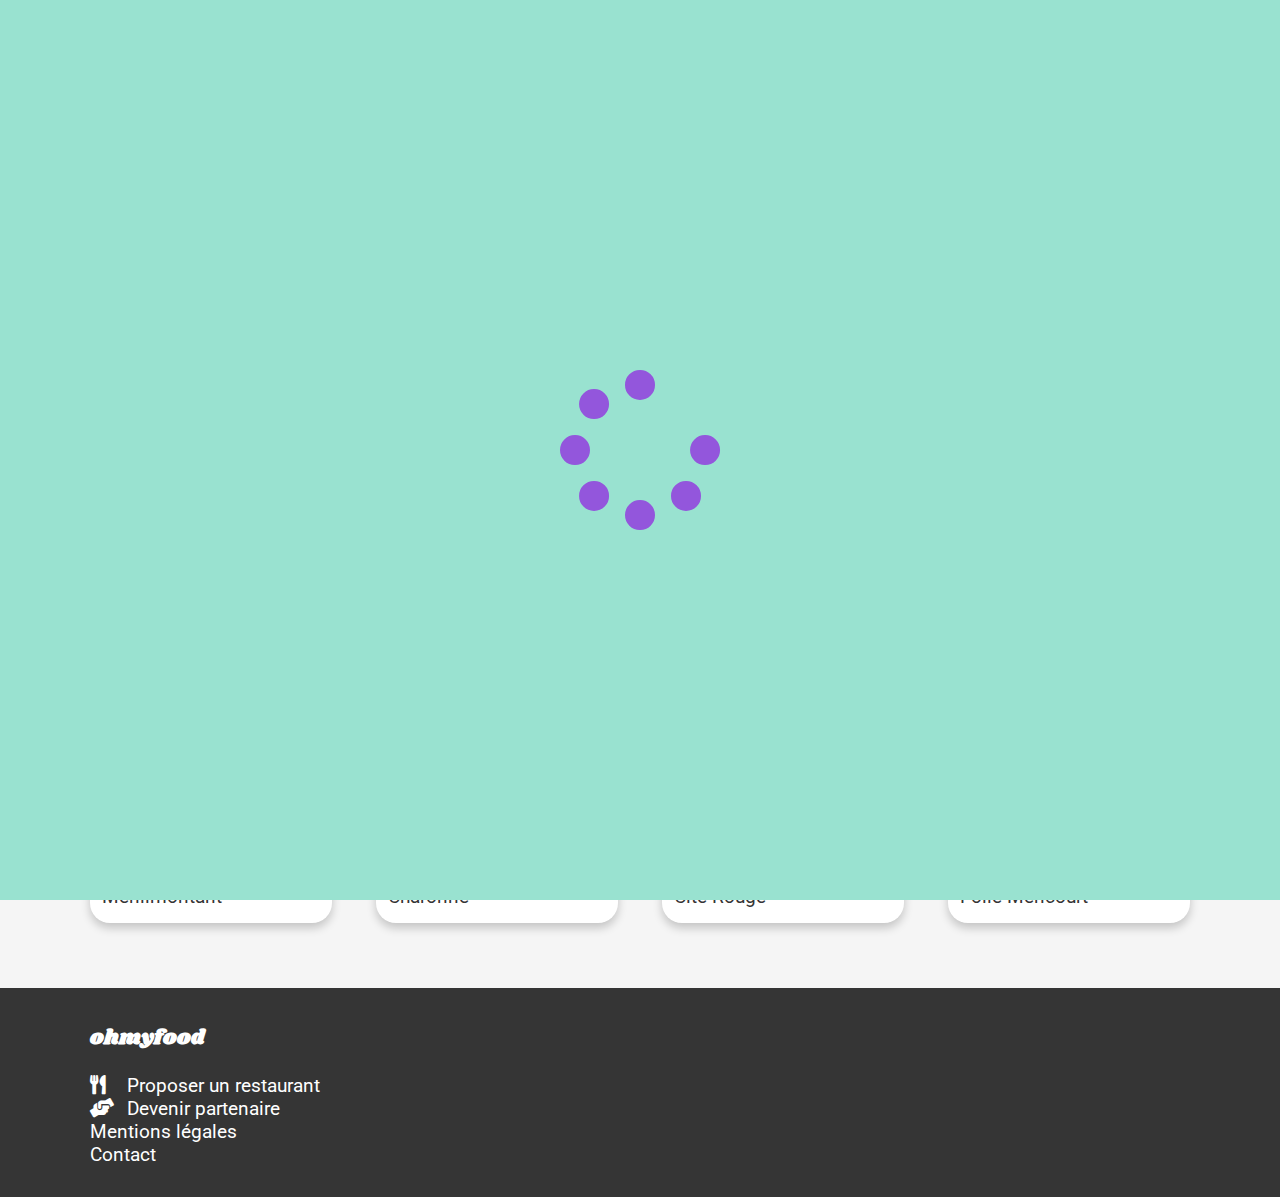
<file: index.html>
<!DOCTYPE html>
<html lang="fr-fr">
  <head>
    <meta charset="utf-8" />
    <link
      href="https://fonts.googleapis.com/css2?family=Roboto&family=Shrikhand&display=swap"
      rel="stylesheet"
    />
    <link rel="stylesheet" href="css/all.min.css" />
    <meta name="viewport" content="width=device-width, initial-scale=1.0" />
    <link rel="stylesheet" href="css/style.css" />
    <meta
      name="description"
      content="Découvrez des restaurants d'exception, sélectionnés par nos soins."
    />
    <title>Accueil Ohmyfood</title>
  </head>

<!--.................................................BODY...............................................................-->

  <body>
    <div id="loader"> <span><i class="fas fa-spinner fa-spin fa-10x"></i></span></div>

<!--.................................................HEADER.............................................................-->

    <header id="header_main">
      <h1>ohmyfood</h1>
    </header>
    
<!--.................................................SECTION 1..........................................................-->

    <section id="section1_main">
      <form>
        <div id="search">
          <i class="fas fa-map-marker-alt"></i>
          <input
            type="text"
            name="ville"
            class="ville"
            placeholder="Paris, Belleville"
          />
        </div>
      </form>
      <h2>Réservez le menu qui vous convient</h2>
      <p>Découvrez des restaurants d'exception, sélectionnés par nos soins.</p>
      <button>Explorer nos restaurants</button>
    </section>

<!--.................................................SECTION 2..........................................................-->

    <section id="section2_main">
      <h2>Fonctionnement</h2>
      <div>
        <p>
          <span class="number">1</span>
          <span id="mobile"><i class="fas fa-mobile-alt"></i></span> Choisissez
          un restaurant
        </p>
        <p>
          <span class="number">2</span> <i class="fas fa-list-ul"></i> Composez
          votre menu
        </p>
        <p>
          <span class="number">3</span> <i class="fas fa-store"></i> Dégustez au
          restaurant
        </p>
      </div>
    </section>

<!--.................................................SECTION 3..........................................................-->

    <section id="section3_main">
      <h2>Restaurants</h2>
      <div id="bloc">
        <article>
          <a href="restaurant_la_palette_du_gout.html">
            <img
              src="images/restaurants/jay-wennington-N_Y88TWmGwA-unsplash.jpg"
              alt="Photo d'un plat d'une table de restaurant"
            />
            <p class="new">Nouveau</p>
            <div class="icon">
              <div>
                <h3>La palette du goût</h3>
                <p class="map">Ménilmontant</p>
              </div>
            </div>
          </a>
          <span id="span_1"
            ><i class="fas fa-heart fa-stack-1x" id="h_1"></i
            ><i class="far fa-heart fa-stack-1x" id="h_2"></i
          ></span>
        </article>
        <article>
          <a href="restaurant_la_note_enchantee.html">
            <img
              src="images/restaurants/stil-u2Lp8tXIcjw-unsplash.jpg"
              alt="Photo d'un plat d'une table de restaurant"
            />
            <p class="new">Nouveau</p>
            <div class="icon">
              <div>
                <h3>La note enchantée</h3>
                <p class="map">Charonne</p>
              </div>
            </div>
          </a>
          <span id="span_2"
            ><i class="fas fa-heart fa-stack-1x" id="h_3"></i
            ><i class="far fa-heart fa-stack-1x" id="h_4"></i
          ></span>
        </article>
        <article>
          <a href="restaurant_a_la_francaise.html">
            <img
              src="images/restaurants/toa-heftiba-DQKerTsQwi0-unsplash.jpg"
              alt="Photo d'un plat d'une table de restaurant"
            />
            <div class="icon">
              <div>
                <h3>A la française</h3>
                <p class="map">Cité Rouge</p>
              </div>
            </div>
          </a>
          <span id="span_3"
            ><i class="fas fa-heart fa-stack-1x" id="h_5"></i
            ><i class="far fa-heart fa-stack-1x" id="h_6"></i
          ></span>
        </article>
        <article>
          <a href="restaurant_le_delice_des_sens.html">
            <img
              src="images/restaurants/louis-hansel-shotsoflouis-qNBGVyOCY8Q-unsplash.jpg"
              alt="Photo d'un plat d'une table de restaurant"
            />
            <div class="icon">
              <div>
                <h3>Le délice des sens</h3>
                <p class="map">Folie-Méricourt</p>
              </div>
            </div>
          </a>
          <span id="span_4"
            ><i class="fas fa-heart fa-stack-1x" id="h_7"></i
            ><i class="far fa-heart fa-stack-1x" id="h_8"></i
          ></span>
        </article>
      </div>
    </section>

<!--.................................................FOOTER.............................................................-->

    <footer>
      <h3>ohmyfood</h3>
      <nav>
        <ul>
          <li>
            <span><i class="fas fa-utensils"></i></span>
            <a href="#"> Proposer un restaurant</a>
          </li>
          <li>
            <i class="fas fa-hands-helping"></i
            ><a href="#"> Devenir partenaire</a>
          </li>
          <li><a href="#">Mentions légales</a></li>
          <li><a href="mailto:contact@ohmyfood.fr">Contact</a></li>
        </ul>
      </nav>
    </footer>
  </body>
</html>
</file>
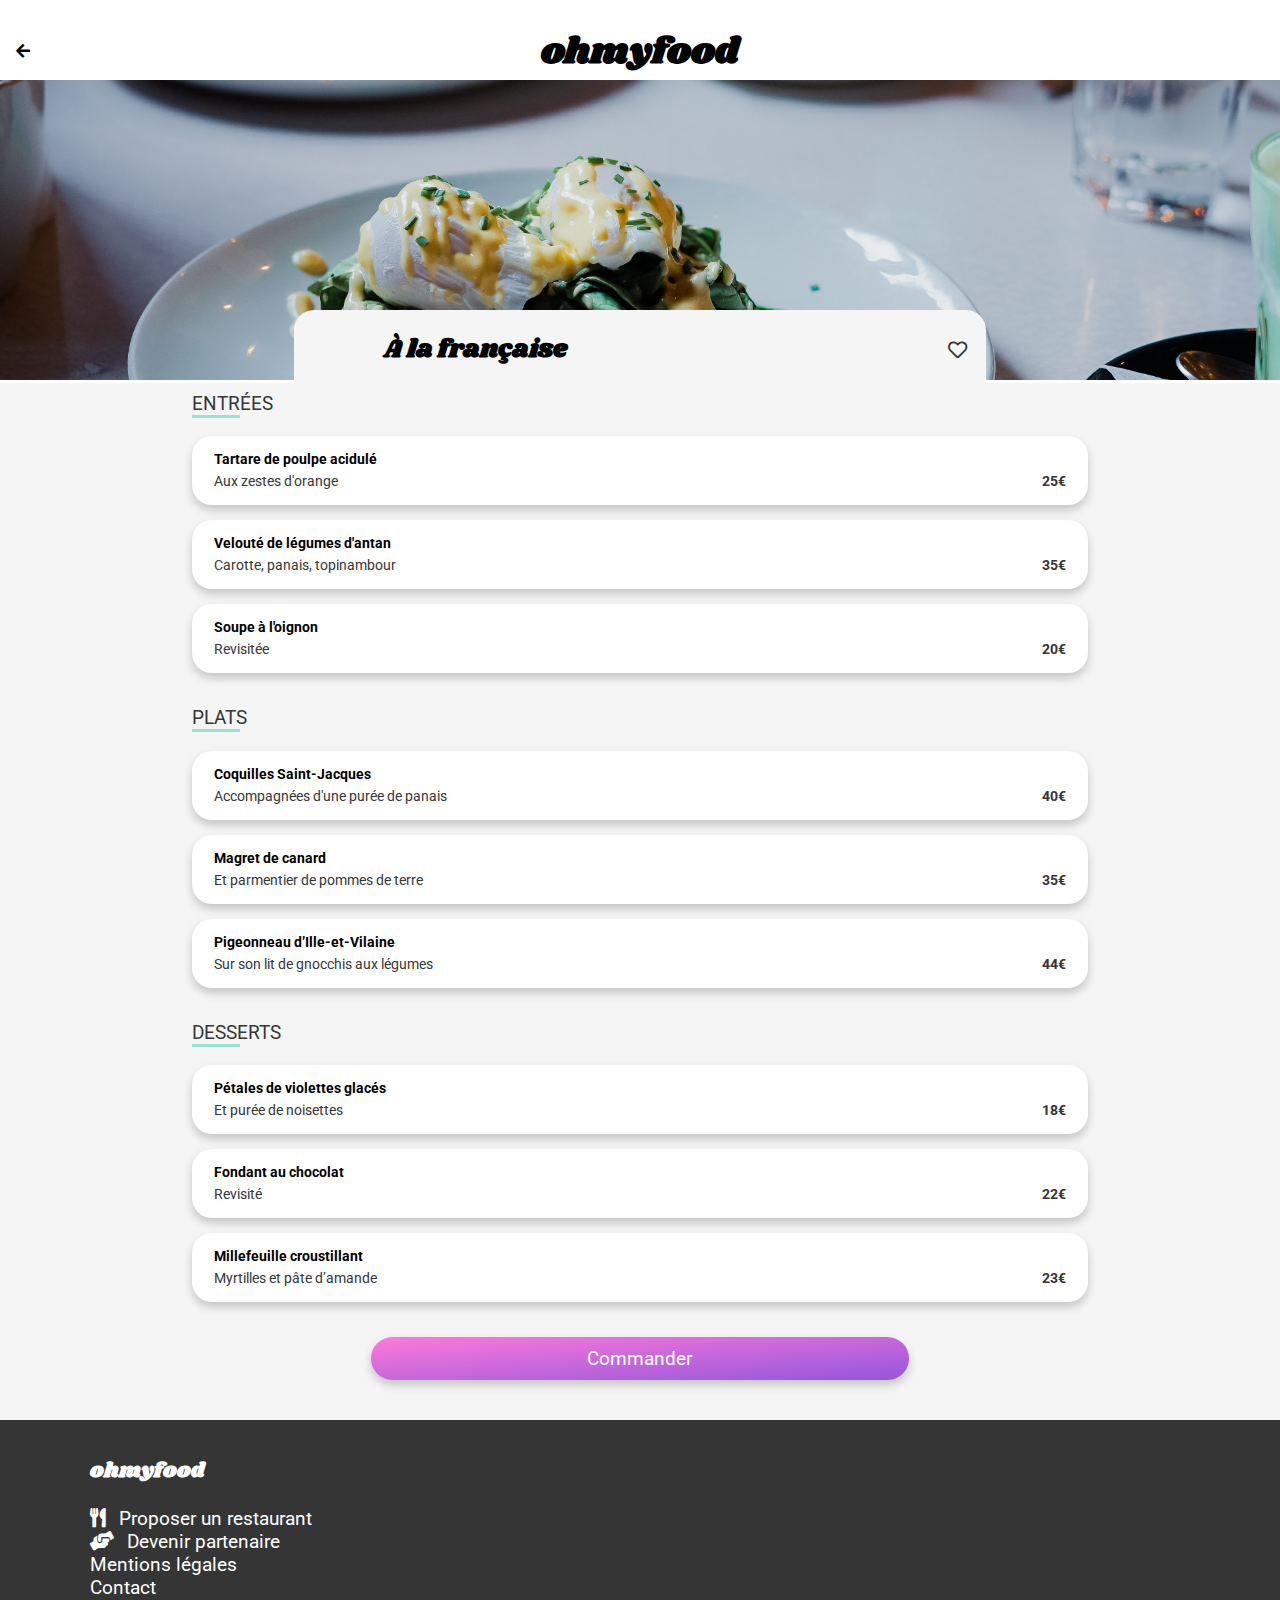
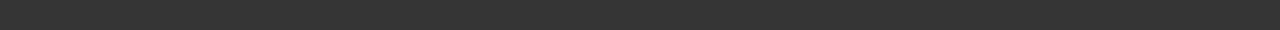
<file: restaurant_a_la_francaise.html>
<!DOCTYPE html>
<html lang="fr-fr">
  <head>
    <meta charset="utf-8" />
    <link
      href="https://fonts.googleapis.com/css2?family=Roboto&family=Shrikhand&display=swap"
      rel="stylesheet"
    />
    <link rel="stylesheet" href="css/all.min.css" />
    <meta name="viewport" content="width=device-width, initial-scale=1.0" />
    <link rel="stylesheet" href="css/style.css" />
    <meta
      name="description"
      content="Composez votre menu gastronomique et reservez votre table dans votre restaurant À la française"
    />
    <title>Ohmyfood-À la française</title>
  </head>

<!--.................................................BODY...............................................................-->

  <body>

<!--.................................................HEADER.............................................................-->

    <header id="header_other">
      <div>
        <a href="index.html"><i class="fas fa-arrow-left"></i></a>
        <h1>ohmyfood</h1>
      </div>
    </header>

<!--.................................................SECTION 1..........................................................-->

    <section id="section1_other">
      <img
        src="images/restaurants/toa-heftiba-DQKerTsQwi0-unsplash.jpg"
        alt="Photo d'un plat d'une table de restaurant"
      />
      <div>
        <h2>À la française</h2>
        <span
          ><i class="fas fa-heart fa-stack-1x" id="h_9"></i
          ><i class="far fa-heart fa-stack-1x" id="h_10"></i
        ></span>
      </div>
    </section>

<!--.................................................SECTION 2..........................................................-->

    <section id="section2_other">
      <h3>ENTRÉES</h3>
      <article class="m_1">
        <a href="#">
          <div class="food">
            <h4>Tartare de poulpe acidulé</h4>
            <div class="price">
              <p>Aux zestes d'orange</p>
              <span>25€</span>
            </div>
          </div>
          <div class="checked"><i class="fas fa-check-circle"></i></div>
        </a>
      </article>
      <article class="m_1">
        <a href="#">
          <div class="food">
            <h4>Velouté de légumes d'antan</h4>
            <div class="price">
              <p>Carotte, panais, topinambour</p>
              <span>35€</span>
            </div>
          </div>
          <div class="checked"><i class="fas fa-check-circle"></i></div>
        </a>
      </article>
      <article class="m_1">
        <a href="#">
          <div class="food">
            <h4>Soupe à l'oignon</h4>
            <div class="price">
              <p>Revisitée</p>
              <span>20€</span>
            </div>
          </div>
          <div class="checked"><i class="fas fa-check-circle"></i></div>
        </a>
      </article>
    </section>

<!--.................................................SECTION 3..........................................................-->

    <section id="section3_other">
      <h3>PLATS</h3>
      <article class="m_2">
        <a href="#">
          <div class="food">
            <h4>Coquilles Saint-Jacques</h4>
            <div class="price">
              <p>Accompagnées d'une purée de panais</p>
              <span>40€</span>
            </div>
          </div>
          <div class="checked"><i class="fas fa-check-circle"></i></div>
        </a>
      </article>
      <article class="m_2">
        <a href="#">
          <div class="food">
            <h4>Magret de canard</h4>
            <div class="price">
              <p>Et parmentier de pommes de terre</p>
              <span>35€</span>
            </div>
          </div>
          <div class="checked"><i class="fas fa-check-circle"></i></div>
        </a>
      </article>
      <article class="m_2">
        <a href="#">
          <div class="food">
            <h4>Pigeonneau d’Ille-et-Vilaine</h4>
            <div class="price">
              <p>Sur son lit de gnocchis aux légumes</p>
              <span>44€</span>
            </div>
          </div>
          <div class="checked"><i class="fas fa-check-circle"></i></div>
        </a>
      </article>
    </section>

<!--.................................................SECTION 4..........................................................-->

    <section id="section4_other">
      <h3>DESSERTS</h3>
      <article class="m_3">
        <a href="#">
          <div class="food">
            <h4>Pétales de violettes glacés</h4>
            <div class="price">
              <p>Et purée de noisettes</p>
              <span>18€</span>
            </div>
          </div>
          <div class="checked"><i class="fas fa-check-circle"></i></div>
        </a>
      </article>
      <article class="m_3">
        <a href="#">
          <div class="food">
            <h4>Fondant au chocolat</h4>
            <div class="price">
              <p>Revisité</p>
              <span>22€</span>
            </div>
          </div>
          <div class="checked"><i class="fas fa-check-circle"></i></div>
        </a>
      </article>
      <article class="m_3">
        <a href="#">
          <div class="food">
            <h4>Millefeuille croustillant</h4>
            <div class="price">
              <p>Myrtilles et pâte d’amande</p>
              <span>23€</span>
            </div>
          </div>
          <div class="checked"><i class="fas fa-check-circle"></i></div>
        </a>
      </article>
      <button>Commander</button>
    </section>

<!--.................................................FOOTER.............................................................-->

    <footer>
      <h3>ohmyfood</h3>
      <nav>
        <ul>
          <li>
            <i class="fas fa-utensils"></i
            ><a href="#"> Proposer un restaurant</a>
          </li>
          <li>
            <i class="fas fa-hands-helping"></i
            ><a href="#"> Devenir partenaire</a>
          </li>
          <li><a href="#">Mentions légales</a></li>
          <li><a href="mailto:contact@ohmyfood.fr">Contact</a></li>
        </ul>
      </nav>
    </footer>
  </body>
</html>
</file>
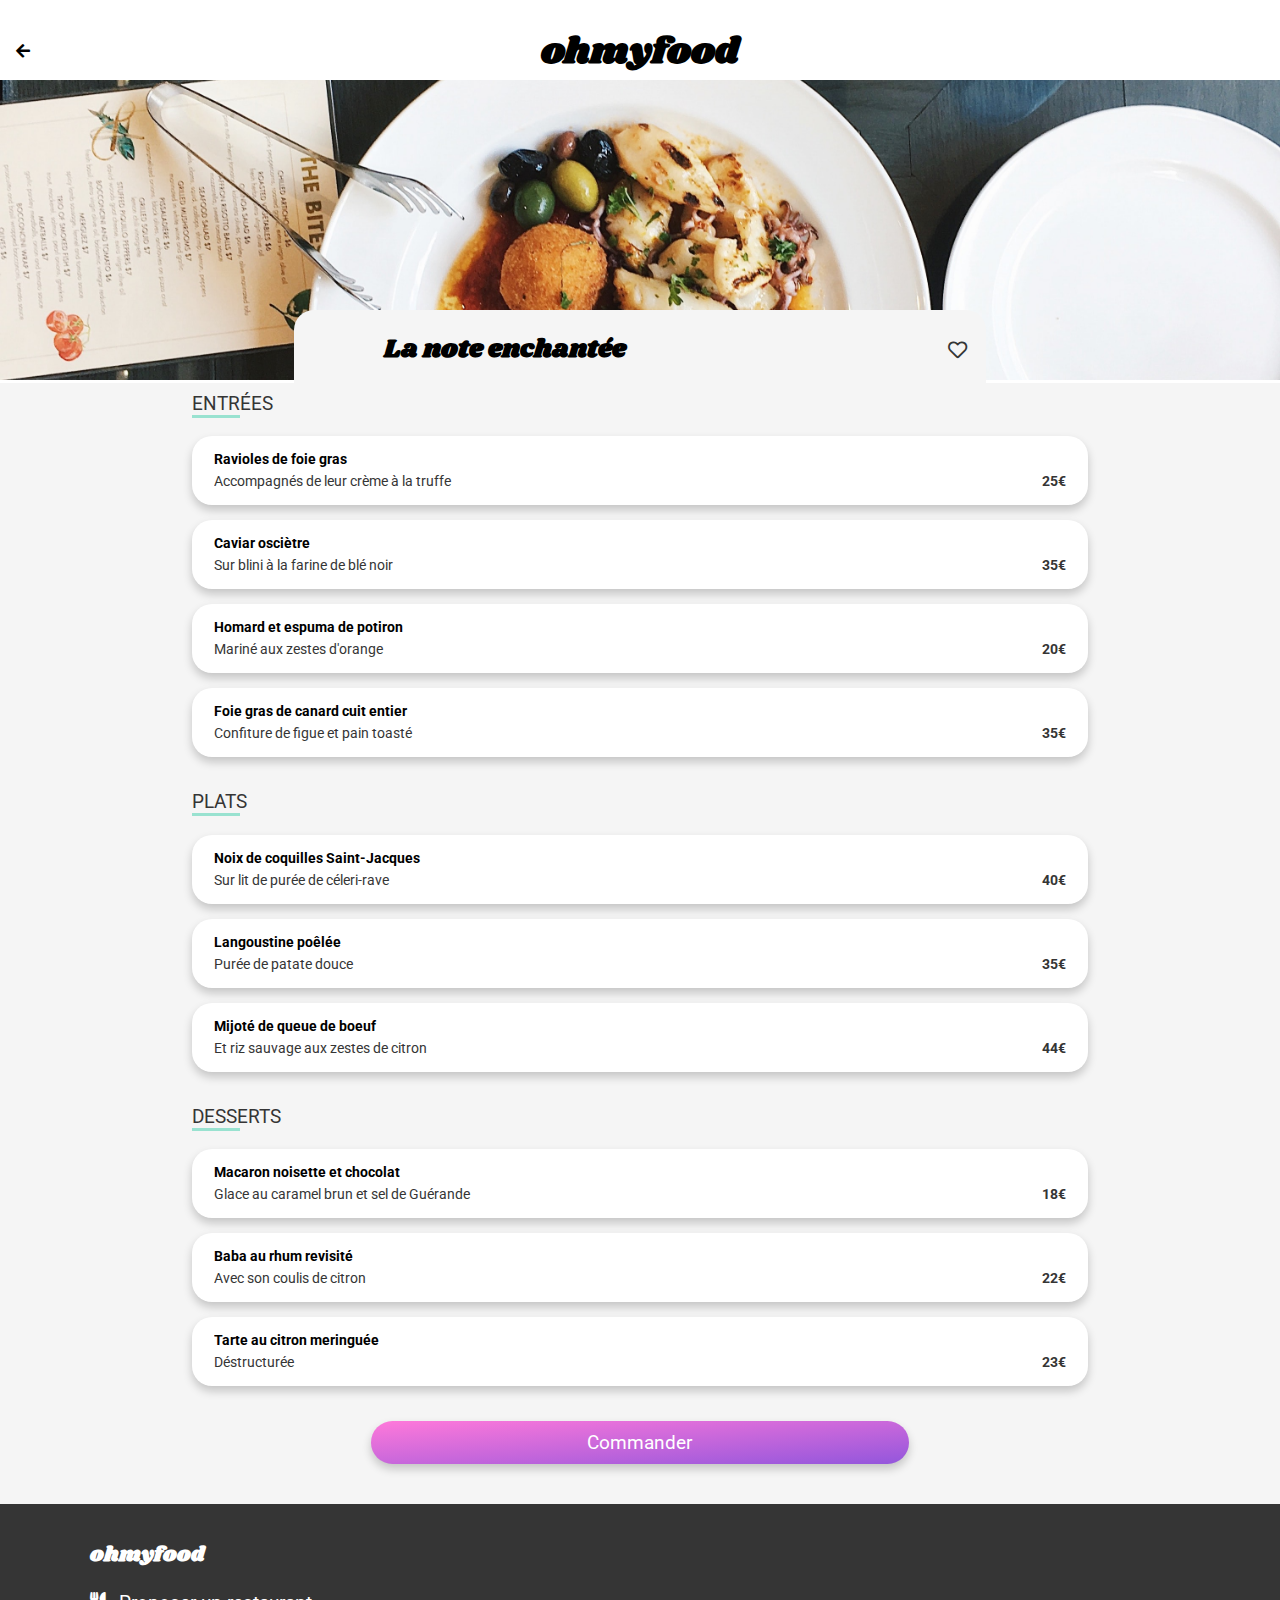
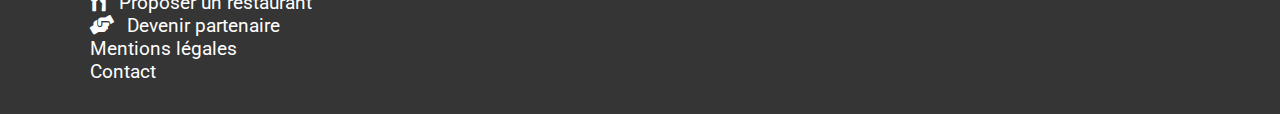
<file: restaurant_la_note_enchantee.html>
<!DOCTYPE html>
<html lang="fr-fr">
  <head>
    <meta charset="utf-8" />
    <link
      href="https://fonts.googleapis.com/css2?family=Roboto&family=Shrikhand&display=swap"
      rel="stylesheet"
    />
    <link rel="stylesheet" href="css/all.min.css" />
    <meta name="viewport" content="width=device-width, initial-scale=1.0" />
    <link rel="stylesheet" href="css/style.css" />
    <meta
      name="description"
      content="Composez votre menu gastronomique et reservez votre table dans votre restaurant La note enchantée"
    />
    <title>Ohmyfood-La note enchantée</title>
  </head>

<!--.................................................BODY...............................................................-->

  <body>

<!--.................................................HEADER.............................................................-->

    <header id="header_other">
      <div>
        <a href="index.html"><i class="fas fa-arrow-left"></i></a>
        <h1>ohmyfood</h1>
      </div>
    </header>

<!--.................................................SECTION 1..........................................................-->

    <section id="section1_other">
      <img
        src="images/restaurants/stil-u2Lp8tXIcjw-unsplash.jpg"
        alt="Photo d'un plat d'une table de restaurant"
      />
      <div>
        <h2>La note enchantée</h2>
        <span
          ><i class="fas fa-heart fa-stack-1x" id="h_9"></i
          ><i class="far fa-heart fa-stack-1x" id="h_10"></i
        ></span>
      </div>
    </section>

<!--.................................................SECTION 2..........................................................-->

    <section id="section2_other">
      <h3>ENTRÉES</h3>
      <article class="m_1">
        <a href="#">
          <div class="food">
            <h4>Ravioles de foie gras</h4>
            <div class="price">
              <p>Accompagnés de leur crème à la truffe</p>
              <span>25€</span>
            </div>
          </div>
          <div class="checked"><i class="fas fa-check-circle"></i></div>
        </a>
      </article>
      <article class="m_1">
        <a href="#">
          <div class="food">
            <h4>Caviar osciètre</h4>
            <div class="price">
              <p>Sur blini à la farine de blé noir</p>
              <span>35€</span>
            </div>
          </div>
          <div class="checked"><i class="fas fa-check-circle"></i></div>
        </a>
      </article>
      <article class="m_1">
        <a href="#">
          <div class="food">
            <h4>Homard et espuma de potiron</h4>
            <div class="price">
              <p>Mariné aux zestes d'orange</p>
              <span>20€</span>
            </div>
          </div>
          <div class="checked"><i class="fas fa-check-circle"></i></div>
        </a>
      </article>
      <article class="m_1">
        <a href="#">
          <div class="food">
            <h4>Foie gras de canard cuit entier</h4>
            <div class="price">
              <p>Confiture de figue et pain toasté</p>
              <span>35€</span>
            </div>
          </div>
          <div class="checked"><i class="fas fa-check-circle"></i></div>
        </a>
      </article>
    </section>

<!--.................................................SECTION 3..........................................................-->

    <section id="section3_other">
      <h3>PLATS</h3>
      <article class="m_2">
        <a href="#">
          <div class="food">
            <h4>Noix de coquilles Saint-Jacques</h4>
            <div class="price">
              <p>Sur lit de purée de céleri-rave</p>
              <span>40€</span>
            </div>
          </div>
          <div class="checked"><i class="fas fa-check-circle"></i></div>
        </a>
      </article>
      <article class="m_2">
        <a href="#">
          <div class="food">
            <h4>Langoustine poêlée</h4>
            <div class="price">
              <p>Purée de patate douce</p>
              <span>35€</span>
            </div>
          </div>
          <div class="checked"><i class="fas fa-check-circle"></i></div>
        </a>
      </article>
      <article class="m_2">
        <a href="#">
          <div class="food">
            <h4>Mijoté de queue de boeuf</h4>
            <div class="price">
              <p>Et riz sauvage aux zestes de citron</p>
              <span>44€</span>
            </div>
          </div>
          <div class="checked"><i class="fas fa-check-circle"></i></div>
        </a>
      </article>
    </section>

<!--.................................................SECTION 4..........................................................-->

    <section id="section4_other">
      <h3>DESSERTS</h3>
      <article class="m_3">
        <a href="#">
          <div class="food">
            <h4>Macaron noisette et chocolat</h4>
            <div class="price">
              <p>Glace au caramel brun et sel de Guérande</p>
              <span>18€</span>
            </div>
          </div>
          <div class="checked"><i class="fas fa-check-circle"></i></div>
        </a>
      </article>
      <article class="m_3">
        <a href="#">
          <div class="food">
            <h4>Baba au rhum revisité</h4>
            <div class="price">
              <p>Avec son coulis de citron</p>
              <span>22€</span>
            </div>
          </div>
          <div class="checked"><i class="fas fa-check-circle"></i></div>
        </a>
      </article>
      <article class="m_3">
        <a href="#">
          <div class="food">
            <h4>Tarte au citron meringuée</h4>
            <div class="price">
              <p>Déstructurée</p>
              <span>23€</span>
            </div>
          </div>
          <div class="checked"><i class="fas fa-check-circle"></i></div>
        </a>
      </article>
      <button>Commander</button>
    </section>

<!--.................................................FOOTER.............................................................-->

    <footer>
      <h3>ohmyfood</h3>
      <nav>
        <ul>
          <li>
            <i class="fas fa-utensils"></i
            ><a href="#"> Proposer un restaurant</a>
          </li>
          <li>
            <i class="fas fa-hands-helping"></i
            ><a href="#"> Devenir partenaire</a>
          </li>
          <li><a href="#">Mentions légales</a></li>
          <li><a href="mailto:contact@ohmyfood.fr">Contact</a></li>
        </ul>
      </nav>
    </footer>
  </body>
</html>
</file>
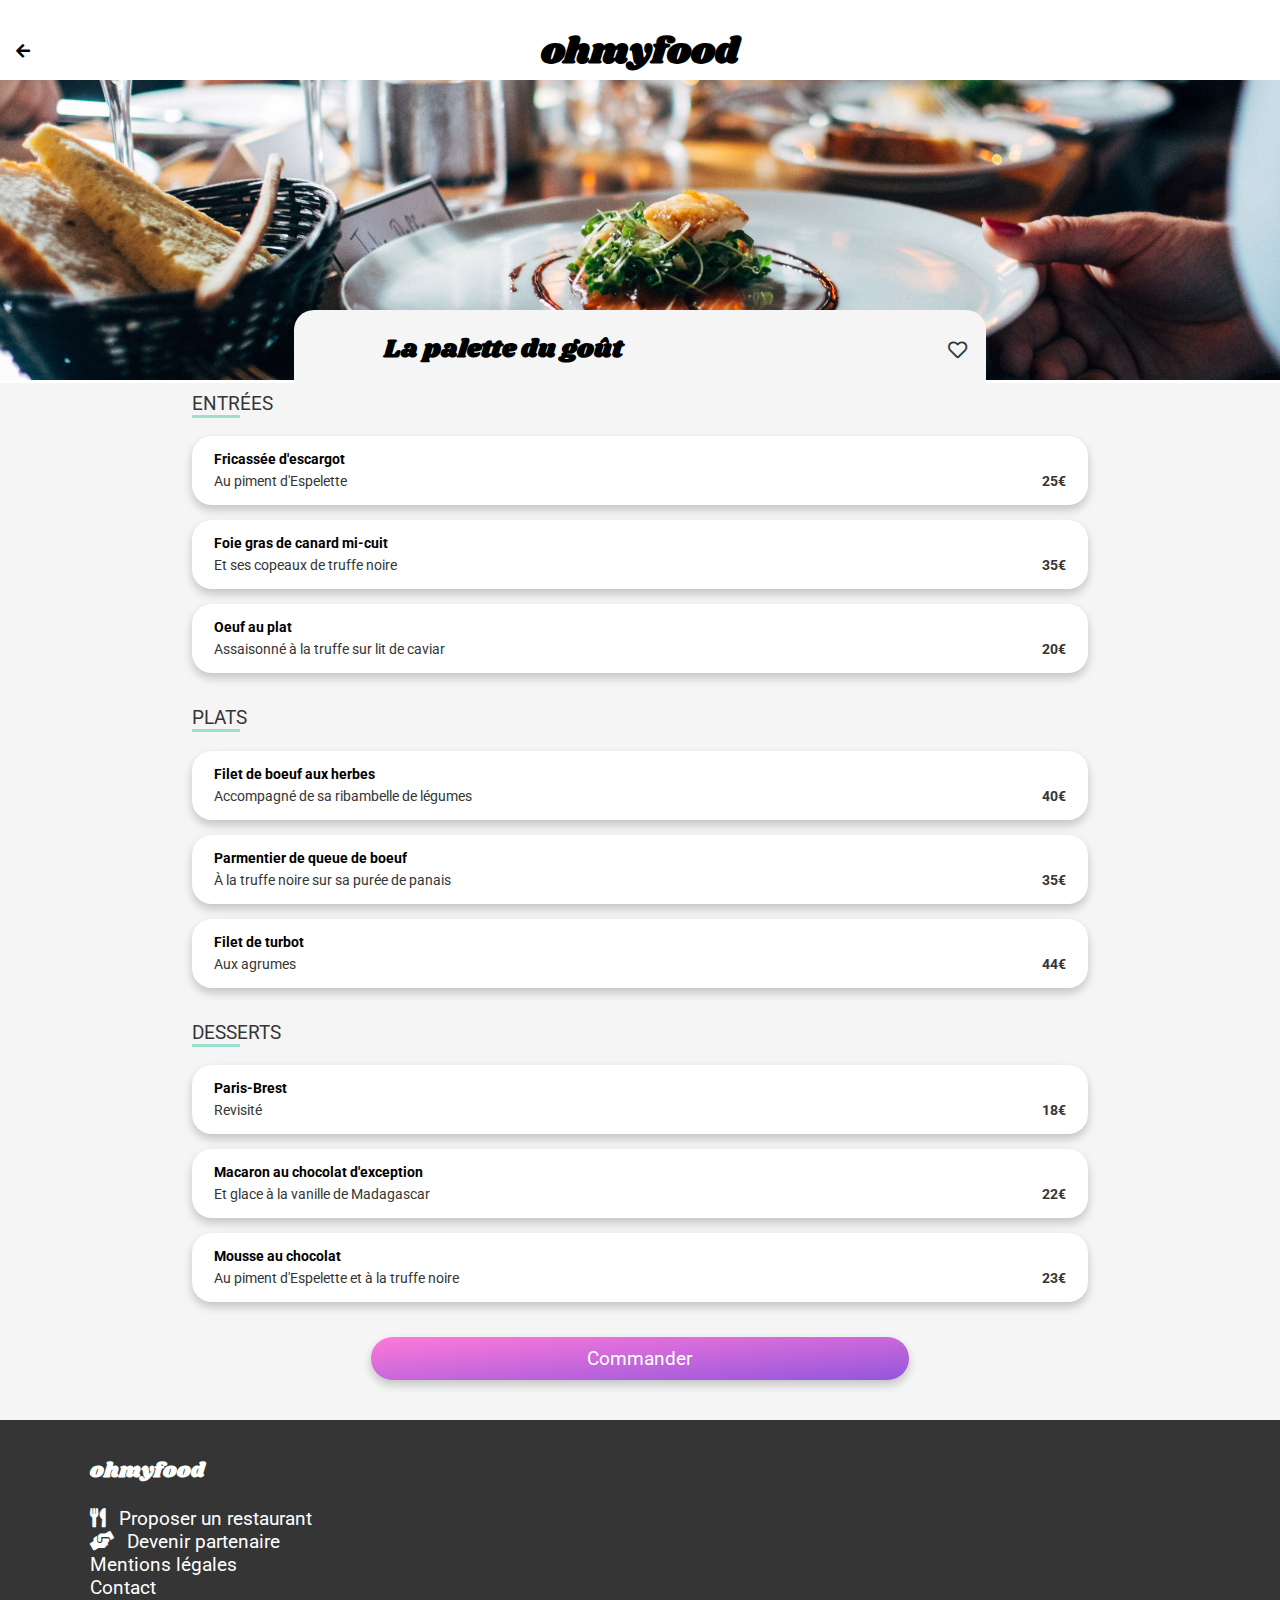
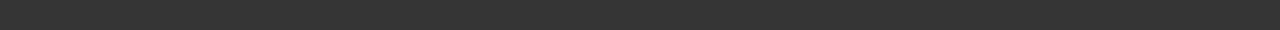
<file: restaurant_la_palette_du_gout.html>
<!DOCTYPE html>
<html lang="fr-fr">
  <head>
    <meta charset="utf-8" />
    <link
      href="https://fonts.googleapis.com/css2?family=Roboto&family=Shrikhand&display=swap"
      rel="stylesheet"
    />
    <link rel="stylesheet" href="css/all.min.css" />
    <meta name="viewport" content="width=device-width, initial-scale=1.0" />
    <link rel="stylesheet" href="css/style.css" />
    <meta
      name="description"
      content="Composez votre menu gastronomique et reservez votre table dans votre restaurant La palette du goût"
    />
    <title>Ohmyfood-La palette du goût</title>
  </head>

<!--.................................................BODY...............................................................-->

  <body>

<!--.................................................HEADER.............................................................-->

    <header id="header_other">
      <div>
        <a href="index.html"><i class="fas fa-arrow-left"></i></a>
        <h1>ohmyfood</h1>
      </div>
    </header>

<!--.................................................SECTION 1..........................................................-->

    <section id="section1_other">
      <img
        src="images/restaurants/jay-wennington-N_Y88TWmGwA-unsplash.jpg"
        alt="Photo d'un plat d'une table de restaurant"
      />
      <div>
        <h2>La palette du goût</h2>
        <span
          ><i class="fas fa-heart fa-stack-1x" id="h_9"></i
          ><i class="far fa-heart fa-stack-1x" id="h_10"></i
        ></span>
      </div>
    </section>

<!--.................................................SECTION 2..........................................................-->

    <section id="section2_other">
      <h3>ENTRÉES</h3>
      <article class="m_1">
        <a href="#">
          <div class="food">
            <h4>Fricassée d'escargot</h4>
            <div class="price">
              <p>Au piment d'Espelette</p>
              <span>25€</span>
            </div>
          </div>
          <div class="checked"><i class="fas fa-check-circle"></i></div>
        </a>
      </article>
      <article class="m_1">
        <a href="#">
          <div class="food">
            <h4>Foie gras de canard mi-cuit</h4>
            <div class="price">
              <p>Et ses copeaux de truffe noire</p>
              <span>35€</span>
            </div>
          </div>
          <div class="checked"><i class="fas fa-check-circle"></i></div>
        </a>
      </article>
      <article class="m_1">
        <a href="#">
          <div class="food">
            <h4>Oeuf au plat</h4>
            <div class="price">
              <p>Assaisonné à la truffe sur lit de caviar</p>
              <span>20€</span>
            </div>
          </div>
          <div class="checked"><i class="fas fa-check-circle"></i></div>
        </a>
      </article>
    </section>

<!--.................................................SECTION 3..........................................................-->

    <section id="section3_other">
      <h3>PLATS</h3>
      <article class="m_2">
        <a href="#">
          <div class="food">
            <h4>Filet de boeuf aux herbes</h4>
            <div class="price">
              <p>Accompagné de sa ribambelle de légumes</p>
              <span>40€</span>
            </div>
          </div>
          <div class="checked"><i class="fas fa-check-circle"></i></div>
        </a>
      </article>
      <article class="m_2">
        <a href="#">
          <div class="food">
            <h4>Parmentier de queue de boeuf</h4>
            <div class="price">
              <p>À la truffe noire sur sa purée de panais</p>
              <span>35€</span>
            </div>
          </div>
          <div class="checked"><i class="fas fa-check-circle"></i></div>
        </a>
      </article>
      <article class="m_2">
        <a href="#">
          <div class="food">
            <h4>Filet de turbot</h4>
            <div class="price">
              <p>Aux agrumes</p>
              <span>44€</span>
            </div>
          </div>
          <div class="checked"><i class="fas fa-check-circle"></i></div>
        </a>
      </article>
    </section>

<!--.................................................SECTION 4..........................................................-->

    <section id="section4_other">
      <h3>DESSERTS</h3>
      <article class="m_3">
        <a href="#">
          <div class="food">
            <h4>Paris-Brest</h4>
            <div class="price">
              <p>Revisité</p>
              <span>18€</span>
            </div>
          </div>
          <div class="checked"><i class="fas fa-check-circle"></i></div>
        </a>
      </article>
      <article class="m_3">
        <a href="#">
          <div class="food">
            <h4>Macaron au chocolat d'exception</h4>
            <div class="price">
              <p>Et glace à la vanille de Madagascar</p>
              <span>22€</span>
            </div>
          </div>
          <div class="checked"><i class="fas fa-check-circle"></i></div>
        </a>
      </article>
      <article class="m_3">
        <a href="#">
          <div class="food">
            <h4>Mousse au chocolat</h4>
            <div class="price">
              <p>Au piment d'Espelette et à la truffe noire</p>
              <span>23€</span>
            </div>
          </div>
          <div class="checked"><i class="fas fa-check-circle"></i></div>
        </a>
      </article>
      <button>Commander</button>
    </section>

<!--.................................................FOOTER.............................................................-->

    <footer>
      <h3>ohmyfood</h3>
      <nav>
        <ul>
          <li>
            <i class="fas fa-utensils"></i
            ><a href="#"> Proposer un restaurant</a>
          </li>
          <li>
            <i class="fas fa-hands-helping"></i
            ><a href="#"> Devenir partenaire</a>
          </li>
          <li><a href="#">Mentions légales</a></li>
          <li><a href="mailto:contact@ohmyfood.fr">Contact</a></li>
        </ul>
      </nav>
    </footer>
  </body>
</html>
</file>
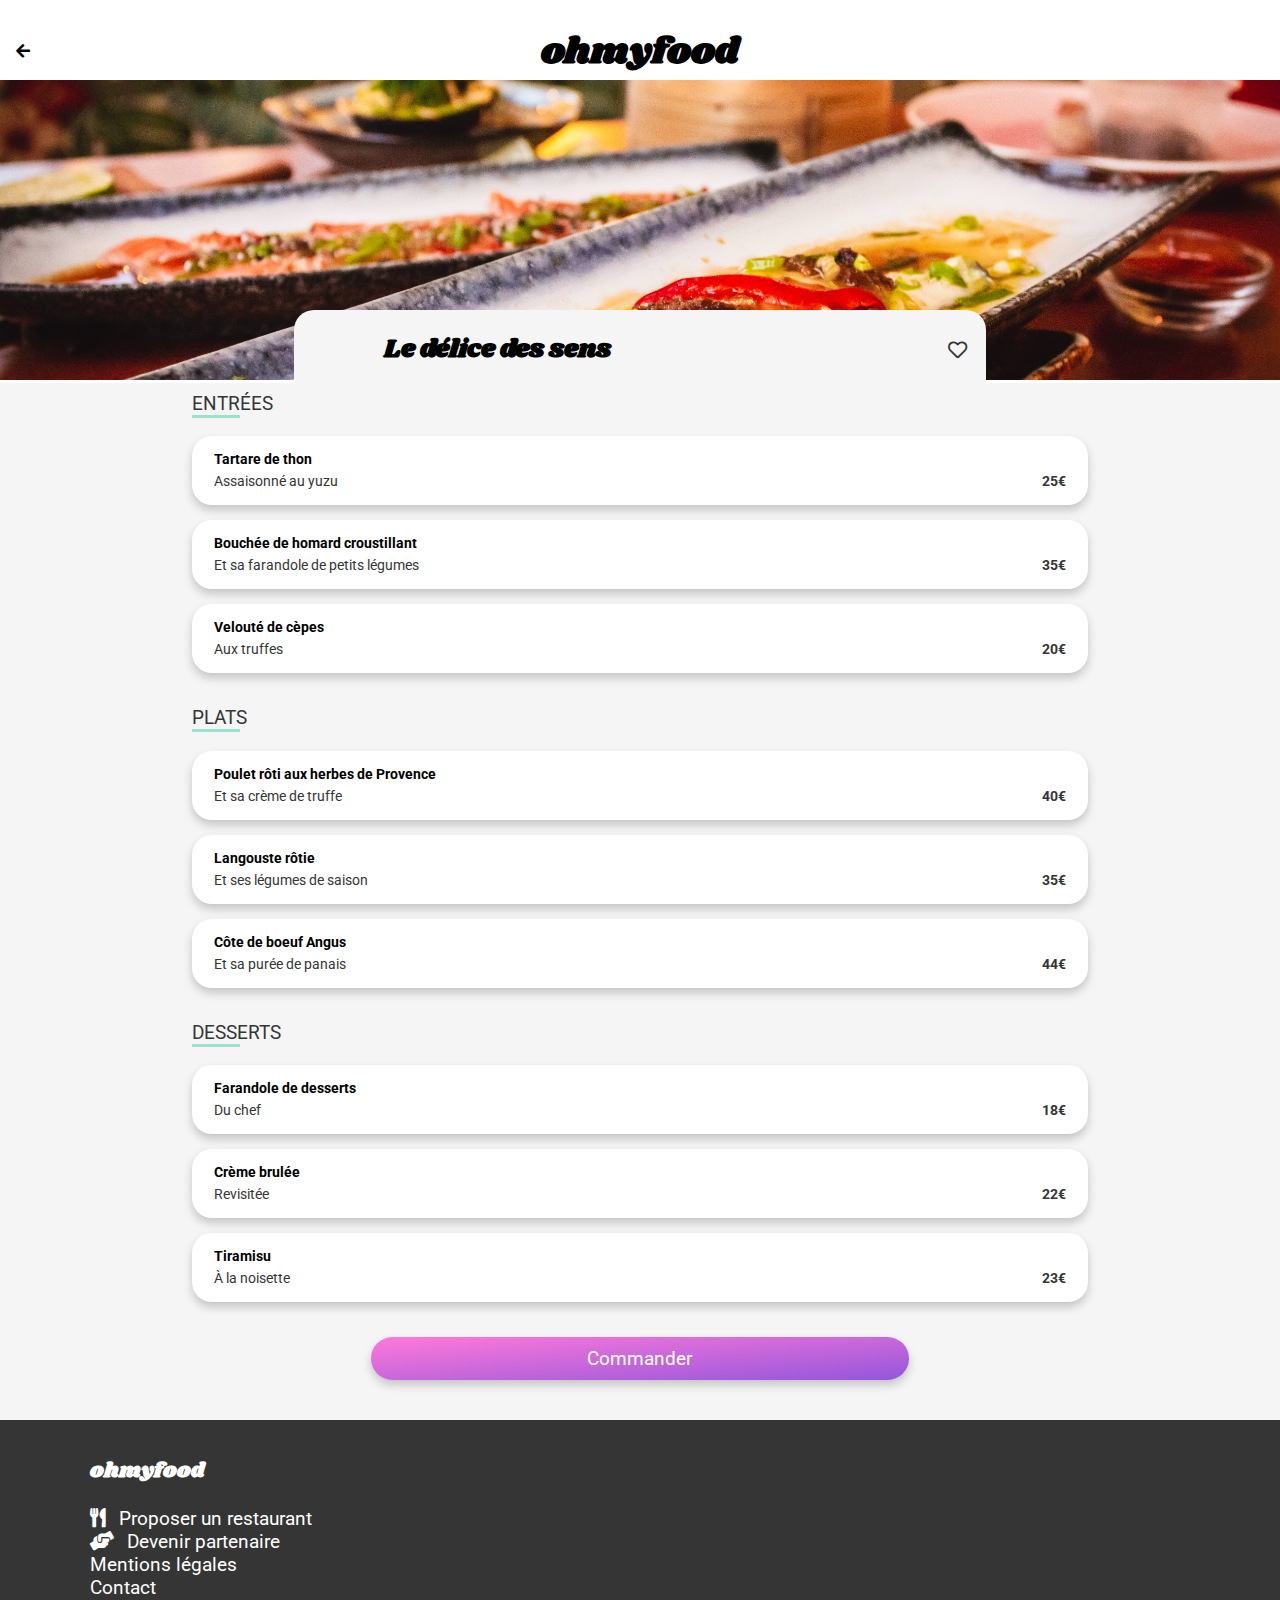
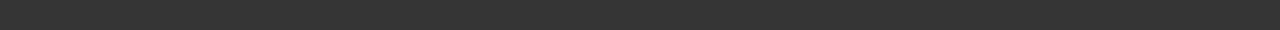
<file: restaurant_le_delice_des_sens.html>
<!DOCTYPE html>
<html lang="fr-fr">
  <head>
    <meta charset="utf-8" />
    <link
      href="https://fonts.googleapis.com/css2?family=Roboto&family=Shrikhand&display=swap"
      rel="stylesheet"
    />
    <link rel="stylesheet" href="css/all.min.css" />
    <meta name="viewport" content="width=device-width, initial-scale=1.0" />
    <link rel="stylesheet" href="css/style.css" />
    <meta
      name="description"
      content="Composez votre menu gastronomique et reservez votre table dans votre restaurant Le délice des sens"
    />
    <title>Ohmyfood-Le délice des sens</title>
  </head>

<!--.................................................BODY...............................................................-->

  <body>

<!--.................................................HEADER.............................................................-->

    <header id="header_other">
      <div>
        <a href="index.html"><i class="fas fa-arrow-left"></i></a>
        <h1>ohmyfood</h1>
      </div>
    </header>

<!--.................................................SECTION 1..........................................................-->

    <section id="section1_other">
      <img
        src="images/restaurants/louis-hansel-shotsoflouis-qNBGVyOCY8Q-unsplash.jpg"
        alt="Photo d'un plat d'une table de restaurant"
      />
      <div>
        <h2>Le délice des sens</h2>
        <span
          ><i class="fas fa-heart fa-stack-1x" id="h_9"></i
          ><i class="far fa-heart fa-stack-1x" id="h_10"></i
        ></span>
      </div>
    </section>

<!--.................................................SECTION 2..........................................................-->

    <section id="section2_other">
      <h3>ENTRÉES</h3>
      <article class="m_1">
        <a href="#">
          <div class="food">
            <h4>Tartare de thon</h4>
            <div class="price">
              <p>Assaisonné au yuzu</p>
              <span>25€</span>
            </div>
          </div>
          <div class="checked"><i class="fas fa-check-circle"></i></div>
        </a>
      </article>
      <article class="m_1">
        <a href="#">
          <div class="food">
            <h4>Bouchée de homard croustillant</h4>
            <div class="price">
              <p>Et sa farandole de petits légumes</p>
              <span>35€</span>
            </div>
          </div>
          <div class="checked"><i class="fas fa-check-circle"></i></div>
        </a>
      </article>
      <article class="m_1">
        <a href="#">
          <div class="food">
            <h4>Velouté de cèpes</h4>
            <div class="price">
              <p>Aux truffes</p>
              <span>20€</span>
            </div>
          </div>
          <div class="checked"><i class="fas fa-check-circle"></i></div>
        </a>
      </article>
    </section>

<!--.................................................SECTION 3..........................................................-->

    <section id="section3_other">
      <h3>PLATS</h3>
      <article class="m_2">
        <a href="#">
          <div class="food">
            <h4>Poulet rôti aux herbes de Provence</h4>
            <div class="price">
              <p>Et sa crème de truffe</p>
              <span>40€</span>
            </div>
          </div>
          <div class="checked"><i class="fas fa-check-circle"></i></div>
        </a>
      </article>
      <article class="m_2">
        <a href="#">
          <div class="food">
            <h4>Langouste rôtie</h4>
            <div class="price">
              <p>Et ses légumes de saison</p>
              <span>35€</span>
            </div>
          </div>
          <div class="checked"><i class="fas fa-check-circle"></i></div>
        </a>
      </article>
      <article class="m_2">
        <a href="#">
          <div class="food">
            <h4>Côte de boeuf Angus</h4>
            <div class="price">
              <p>Et sa purée de panais</p>
              <span>44€</span>
            </div>
          </div>
          <div class="checked"><i class="fas fa-check-circle"></i></div>
        </a>
      </article>
    </section>

<!--.................................................SECTION 4..........................................................-->

    <section id="section4_other">
      <h3>DESSERTS</h3>
      <article class="m_3">
        <a href="#">
          <div class="food">
            <h4>Farandole de desserts</h4>
            <div class="price">
              <p>Du chef</p>
              <span>18€</span>
            </div>
          </div>
          <div class="checked"><i class="fas fa-check-circle"></i></div>
        </a>
      </article>
      <article class="m_3">
        <a href="#">
          <div class="food">
            <h4>Crème brulée</h4>
            <div class="price">
              <p>Revisitée</p>
              <span>22€</span>
            </div>
          </div>
          <div class="checked"><i class="fas fa-check-circle"></i></div>
        </a>
      </article>
      <article class="m_3">
        <a href="#">
          <div class="food">
            <h4>Tiramisu</h4>
            <div class="price">
              <p>À la noisette</p>
              <span>23€</span>
            </div>
          </div>
          <div class="checked"><i class="fas fa-check-circle"></i></div>
        </a>
      </article>
      <button>Commander</button>
    </section>

<!--.................................................FOOTER.............................................................-->

    <footer>
      <h3>ohmyfood</h3>
      <nav>
        <ul>
          <li>
            <i class="fas fa-utensils"></i
            ><a href="#"> Proposer un restaurant</a>
          </li>
          <li>
            <i class="fas fa-hands-helping"></i
            ><a href="#"> Devenir partenaire</a>
          </li>
          <li><a href="#">Mentions légales</a></li>
          <li><a href="mailto:contact@ohmyfood.fr">Contact</a></li>
        </ul>
      </nav>
    </footer>
  </body>
</html>
</file>
<file: css/style.css>
@charset "UTF-8";
/*VARIABLES*/
/*Couleurs*/
/*Polices*/
/*Tailles de polices*/
/*Ombres portées*/
/*EXTEND*/
#section4_other button, #section1_main button {
  font-family: "Roboto", sans-serif;
  font-size: 1.2em;
  border: none;
  border-radius: 50px;
  padding: 10px 2% 10px 2%;
  color: white;
  background-image: linear-gradient(to bottom right, #FF79DA, #9356DC);
  box-shadow: 0px 5px 10px 0px rgba(0, 0, 0, 0.2);
  cursor: pointer;
  transition: background-image 0.5s;
  transition: box-shadow 0.5s;
}

/*MIXINS*/
/*BODY*/
body {
  width: 100%;
  margin: auto;
}
body a {
  cursor: pointer;
  text-decoration: none;
  color: black;
}

/*Animation SPIN LOADER ACCUEIL*/
#loader {
  position: fixed;
  height: 100vh;
  width: 100vw;
  color: #9356DC;
  background-color: #99E2D0;
  z-index: 1000;
  display: flex;
  animation: loader 3s;
  animation-fill-mode: forwards;
}
#loader span {
  margin: auto;
}

/*HEADER*/
#header_main {
  padding-top: 10px;
  margin-bottom: 3px;
  box-shadow: 0px 5px 10px 0px rgba(0, 0, 0, 0.2);
}
#header_main h1 {
  font-family: "Shrikhand", cursive;
  font-size: 2.3em;
  text-align: center;
  margin: 0px;
}

#header_other {
  height: 80px;
}
#header_other div {
  display: flex;
  align-items: center;
  justify-content: space-around;
}
#header_other div i {
  color: black;
}
#header_other div h1 {
  font-family: "Shrikhand", cursive;
  font-size: 2.3em;
}
#header_other div a {
  position: absolute;
  left: 1rem;
}

/*SECTION 1*/
#section1_main {
  background-color: #F5F5F5;
  padding-bottom: 50px;
}
#section1_main form {
  text-align: center;
  background-color: #E6E6E6;
  padding-top: 10px;
  padding-bottom: 10px;
  display: flex;
}
#section1_main form #search {
  margin-left: auto;
  margin-right: auto;
}
#section1_main form #search input {
  font-family: "Roboto", sans-serif;
  font-size: 1.3em;
  font-weight: bold;
  background-color: #E6E6E6;
  border: #E5E5E5;
  width: 10rem;
  text-align: center;
}
#section1_main form #search i {
  font-size: 1.1em;
}
#section1_main form #search ::placeholder {
  color: black;
}
#section1_main h2 {
  font-family: "Roboto", sans-serif;
  font-size: 1.6em;
  text-align: center;
  margin-left: 10%;
  margin-right: 10%;
}
#section1_main p {
  text-align: center;
  font-family: "Roboto", sans-serif;
  font-size: 1.2em;
  margin-left: 5%;
  margin-right: 5%;
}
#section1_main button {
  width: 70%;
  margin-top: 10px;
  margin-left: 15%;
  margin-right: 15%;
}
#section1_main button:hover {
  background-image: linear-gradient(to bottom right, rgba(255, 121, 218, 0.8), rgba(147, 86, 220, 0.8));
  box-shadow: 0px 5px 10px 0px rgba(0, 0, 0, 0.5);
}

#section1_other {
  position: relative;
}
#section1_other img {
  width: 100%;
  height: 300px;
  object-fit: cover;
}
#section1_other div {
  width: 86%;
  display: flex;
  align-items: center;
  padding-left: 7%;
  padding-right: 7%;
  background-color: #F5F5F5;
  border-radius: 20px 20px 0px 0px;
  margin-top: -30px;
  position: absolute;
  top: 260px;
}
#section1_other div h2 {
  font-family: "Shrikhand", cursive;
  font-size: 1.6em;
}
#section1_other div span {
  position: absolute;
  right: 40px;
  bottom: 50px;
  font-size: 1.2em;
}
#section1_other div span #h_9 {
  opacity: 0;
  background-color: white;
  -webkit-background-clip: text;
  color: transparent;
  width: 1.5rem;
  margin-left: 90%;
  transition: opacity 2s;
}
#section1_other div span #h_10 {
  width: 1.5rem;
  margin-left: 90%;
  color: #353535;
}
#section1_other div span:hover #h_9 {
  opacity: 1;
  background-image: linear-gradient(to top right, #FF79DA, #9356DC);
  -webkit-background-clip: text;
  color: transparent;
}
#section1_other div span:hover #h_10 {
  opacity: 0;
}

/*SECTIONS 2 ET 3*/
#section2_main {
  padding-left: 7%;
  padding-right: 7%;
  font-family: "Roboto", sans-serif;
}
#section2_main h2 {
  font-size: 1.6em;
}
#section2_main div {
  margin-left: 3%;
}
#section2_main div p {
  border-radius: 20px;
  background-color: #F5F5F5;
  padding-top: 25px;
  padding-bottom: 25px;
  font-weight: bold;
  box-shadow: 0px 5px 10px 0px rgba(0, 0, 0, 0.2);
  cursor: pointer;
  transition: background-color 0.5s;
}
#section2_main div p:hover {
  background-color: rgba(147, 86, 220, 0.1);
}
#section2_main div p:hover i {
  color: #9356DC;
}
#section2_main div p .number {
  border-radius: 50px;
  padding: 5px 10px 5px 10px;
  background-color: #9356DC;
  color: white;
  margin-left: -10px;
  margin-right: 10px;
}
#section2_main div p i {
  margin-right: 2%;
  color: #747474;
  transition: color 0.5s;
}
#section2_main div p #mobile {
  margin-right: 0.4rem;
}

#section3_main {
  background-color: #F5F5F5;
  padding: 20px 7% 50px 7%;
  margin-top: 60px;
  font-family: "Roboto", sans-serif;
}
#section3_main h2 {
  font-size: 1.6em;
}
#section3_main article {
  border-radius: 20px;
  background-color: white;
  box-shadow: 0px 5px 10px 0px rgba(0, 0, 0, 0.2);
  width: 100%;
  margin-bottom: 15px;
  position: relative;
}
#section3_main article .icon {
  display: flex;
  padding-left: 5%;
  padding-right: 5%;
}
#section3_main article img {
  height: 180px;
  width: 100%;
  border-radius: 20px 20px 0px 0px;
  object-fit: cover;
}
#section3_main article .new {
  background-color: #99E2D0;
  padding: 5px 5px 5px 5px;
  width: 5rem;
  color: #198653;
  position: absolute;
  top: -5px;
  right: 10px;
}
#section3_main article h3 {
  font-size: 1.3em;
  margin-top: 15px;
  margin-bottom: 0px;
}
#section3_main article p {
  font-size: 1.2em;
  color: #353535;
}
#section3_main article .map {
  margin-top: 5px;
  margin-bottom: 15px;
}
#section3_main article #span_1 {
  position: absolute;
  right: 40px;
  bottom: 45px;
  font-size: 1.2em;
}
#section3_main article #span_1 #h_1 {
  opacity: 0;
  background-color: white;
  -webkit-background-clip: text;
  color: transparent;
  width: 1.5rem;
  margin-left: 90%;
  transition: opacity 2s;
}
#section3_main article #span_1 #h_2 {
  width: 1.5rem;
  margin-left: 90%;
  color: #353535;
}
#section3_main article #span_1:hover #h_1 {
  opacity: 1;
  background-image: linear-gradient(to top right, #FF79DA, #9356DC);
  -webkit-background-clip: text;
  color: transparent;
}
#section3_main article #span_1:hover #h_2 {
  opacity: 0;
}
#section3_main article #span_2 {
  position: absolute;
  right: 40px;
  bottom: 45px;
  font-size: 1.2em;
}
#section3_main article #span_2 #h_3 {
  opacity: 0;
  background-color: white;
  -webkit-background-clip: text;
  color: transparent;
  width: 1.5rem;
  margin-left: 90%;
  transition: opacity 2s;
}
#section3_main article #span_2 #h_4 {
  width: 1.5rem;
  margin-left: 90%;
  color: #353535;
}
#section3_main article #span_2:hover #h_3 {
  opacity: 1;
  background-image: linear-gradient(to top right, #FF79DA, #9356DC);
  -webkit-background-clip: text;
  color: transparent;
}
#section3_main article #span_2:hover #h_4 {
  opacity: 0;
}
#section3_main article #span_3 {
  position: absolute;
  right: 40px;
  bottom: 45px;
  font-size: 1.2em;
}
#section3_main article #span_3 #h_5 {
  opacity: 0;
  background-color: white;
  -webkit-background-clip: text;
  color: transparent;
  width: 1.5rem;
  margin-left: 90%;
  transition: opacity 2s;
}
#section3_main article #span_3 #h_6 {
  width: 1.5rem;
  margin-left: 90%;
  color: #353535;
}
#section3_main article #span_3:hover #h_5 {
  opacity: 1;
  background-image: linear-gradient(to top right, #FF79DA, #9356DC);
  -webkit-background-clip: text;
  color: transparent;
}
#section3_main article #span_3:hover #h_6 {
  opacity: 0;
}
#section3_main article #span_4 {
  position: absolute;
  right: 40px;
  bottom: 45px;
  font-size: 1.2em;
}
#section3_main article #span_4 #h_7 {
  opacity: 0;
  background-color: white;
  -webkit-background-clip: text;
  color: transparent;
  width: 1.5rem;
  margin-left: 90%;
  transition: opacity 2s;
}
#section3_main article #span_4 #h_8 {
  width: 1.5rem;
  margin-left: 90%;
  color: #353535;
}
#section3_main article #span_4:hover #h_7 {
  opacity: 1;
  background-image: linear-gradient(to top right, #FF79DA, #9356DC);
  -webkit-background-clip: text;
  color: transparent;
}
#section3_main article #span_4:hover #h_8 {
  opacity: 0;
}

#section2_other, #section4_other, #section3_other {
  background-color: #F5F5F5;
  margin-top: -20px;
  font-family: "Roboto", sans-serif;
  padding-left: 7%;
  padding-right: 7%;
  padding-bottom: 10px;
}
#section2_other h3, #section4_other h3, #section3_other h3 {
  font-weight: normal;
  border-bottom: 3px solid #99E2D0;
  width: 3rem;
  padding-top: 10px;
  color: #353535;
}
#section2_other article, #section4_other article, #section3_other article {
  background-color: white;
  border-radius: 20px;
  padding-left: 2.5%;
  margin-bottom: 15px;
  box-shadow: 0px 5px 10px 0px rgba(0, 0, 0, 0.2);
  overflow-x: hidden;
}
#section2_other article a, #section4_other article a, #section3_other article a {
  width: 100%;
  display: flex;
  align-items: center;
}
#section2_other article a .food, #section4_other article a .food, #section3_other article a .food {
  width: 100%;
  transition: width 0.5s;
}
#section2_other article a .food h4, #section4_other article a .food h4, #section3_other article a .food h4 {
  font-size: 0.9em;
  margin-top: 10px;
  margin-bottom: 5px;
  white-space: nowrap;
  overflow: hidden;
  text-overflow: ellipsis;
}
#section2_other article a .food .price, #section4_other article a .food .price, #section3_other article a .food .price {
  width: 100%;
  display: flex;
  align-items: center;
  color: #353535;
}
#section2_other article a .food .price p, #section4_other article a .food .price p, #section3_other article a .food .price p {
  font-size: 0.9em;
  white-space: nowrap;
  overflow: hidden;
  text-overflow: ellipsis;
  padding-right: 3%;
  margin-top: 0px;
  margin-bottom: 10px;
}
#section2_other article a .food .price span, #section4_other article a .food .price span, #section3_other article a .food .price span {
  margin-left: auto;
  margin-right: 2.5%;
  margin-bottom: 10px;
  font-weight: bold;
  font-size: 0.9em;
}
#section2_other article a .checked, #section4_other article a .checked, #section3_other article a .checked {
  background-color: #99E2D0;
  padding-top: 24px;
  padding-bottom: 24px;
  border-radius: 0px 20px 20px 0px;
  width: 0%;
  text-align: center;
  transition: width 0.5s;
}
#section2_other article a .checked i, #section4_other article a .checked i, #section3_other article a .checked i {
  color: white;
  font-size: 1.2em;
}
#section2_other article:hover .food, #section4_other article:hover .food, #section3_other article:hover .food {
  width: 80%;
}
#section2_other article:hover .checked, #section4_other article:hover .checked, #section3_other article:hover .checked {
  width: 20%;
}
#section2_other article:hover .checked i, #section4_other article:hover .checked i, #section3_other article:hover .checked i {
  animation: i_checked 0.5s 1 forwards;
}
#section2_other .m_1, #section4_other .m_1, #section3_other .m_1 {
  animation: menu_1 1s 1 forwards;
}
#section2_other .m_2, #section4_other .m_2, #section3_other .m_2 {
  animation: menu_2 1.5s 1 forwards;
}
#section2_other .m_3, #section4_other .m_3, #section3_other .m_3 {
  animation: menu_3 2s 1 forwards;
}

/*SECTION 4*/
#section4_other button {
  width: 60%;
  margin: 20px 20% 30px 20%;
}
#section4_other button:hover {
  background-image: linear-gradient(to bottom right, rgba(255, 121, 218, 0.8), rgba(147, 86, 220, 0.8));
  box-shadow: 0px 5px 10px 0px rgba(0, 0, 0, 0.5);
}

/*FOOTER*/
footer {
  background-color: #353535;
  color: white;
  padding: 15px 7% 15px 7%;
  margin-top: 0px;
  font-family: "Roboto", sans-serif;
}
footer a {
  color: white;
}
footer h3 {
  font-family: "Shrikhand", cursive;
  font-size: 1.3em;
}
footer nav ul {
  padding-left: 0px;
}
footer nav ul li {
  list-style-type: none;
  font-size: 1.2em;
}
footer nav ul li i {
  margin-right: 0.5rem;
}
footer nav ul li span {
  margin-right: 0.5rem;
}

/*KEYFRAMES*/
@keyframes menu_1 {
  0% {
    opacity: 0;
    transform: translateY(20px);
  }
  100% {
    opacity: 1;
    transform: translateY(0px);
  }
}
@keyframes menu_2 {
  0% {
    opacity: 0;
    transform: translateY(20px);
  }
  25% {
    opacity: 0;
  }
  100% {
    opacity: 1;
    transform: translateY(0px);
  }
}
@keyframes menu_3 {
  0% {
    opacity: 0;
    transform: translateY(20px);
  }
  35% {
    opacity: 0;
  }
  100% {
    opacity: 1;
    transform: translateY(0px);
  }
}
@keyframes loader {
  0% {
    z-index: 1000;
    opacity: 1;
  }
  95% {
    z-index: 1000;
    opacity: 1;
  }
  100% {
    opacity: 0;
    z-index: -1;
  }
}
@keyframes i_checked {
  0% {
    transform: rotate(0deg);
  }
  25% {
    transform: rotate(-90deg);
  }
  50% {
    transform: rotate(-180deg);
  }
  75% {
    transform: rotate(-270deg);
  }
  100% {
    transform: rotate(-360deg);
  }
}
/*RESPONSIVE GRANDE TABLETTE ET + */
@media (min-width: 992px) {
  #section1_main button {
    width: 30%;
    margin-left: 35%;
    margin-right: 35%;
  }

  #section2_main div {
    display: flex;
    justify-content: space-between;
  }
  #section2_main div p {
    width: 30%;
  }

  #section3_main #bloc {
    display: flex;
    justify-content: space-between;
  }
  #section3_main #bloc article {
    width: 22%;
  }

  #section1_other div {
    width: 40%;
    margin-left: 23%;
    margin-right: 23%;
  }

  #section2_other, #section3_other, #section4_other {
    padding-left: 15%;
    padding-right: 15%;
  }
}

/*# sourceMappingURL=style.css.map */
</file>
